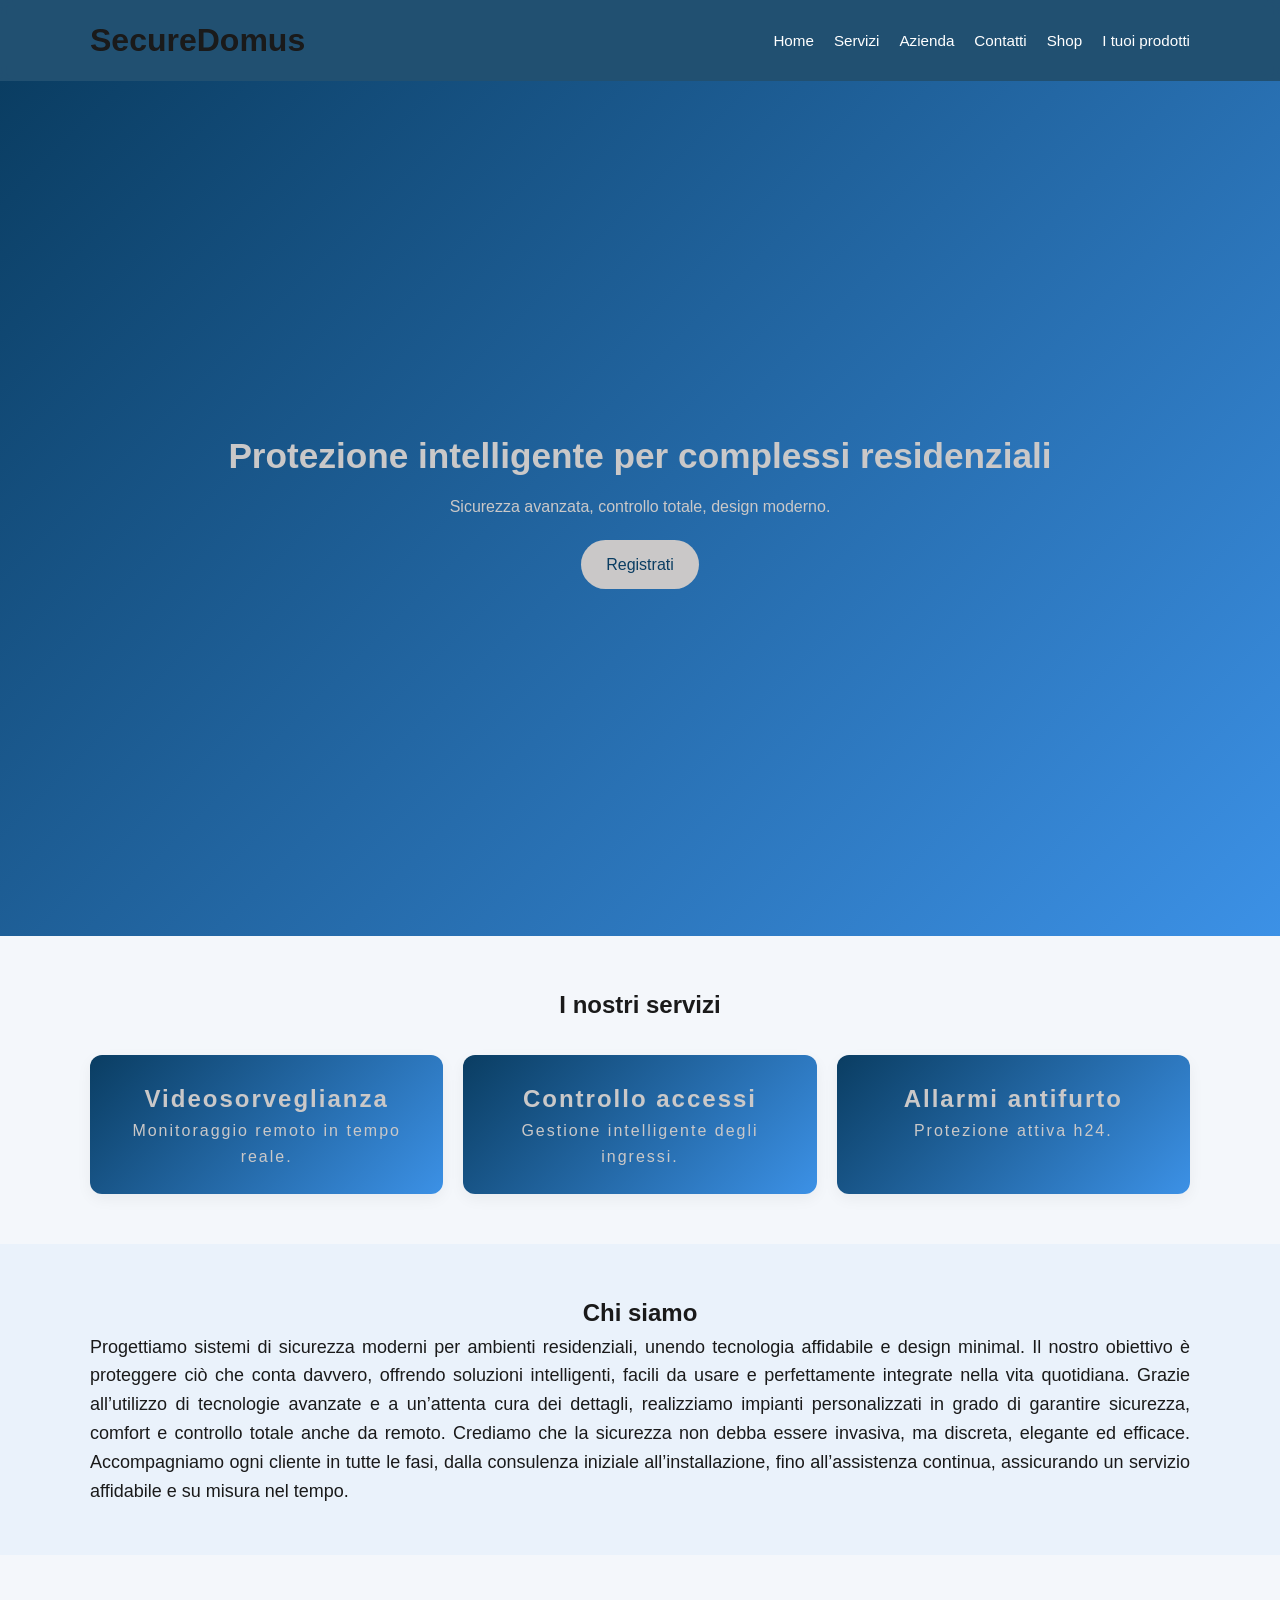
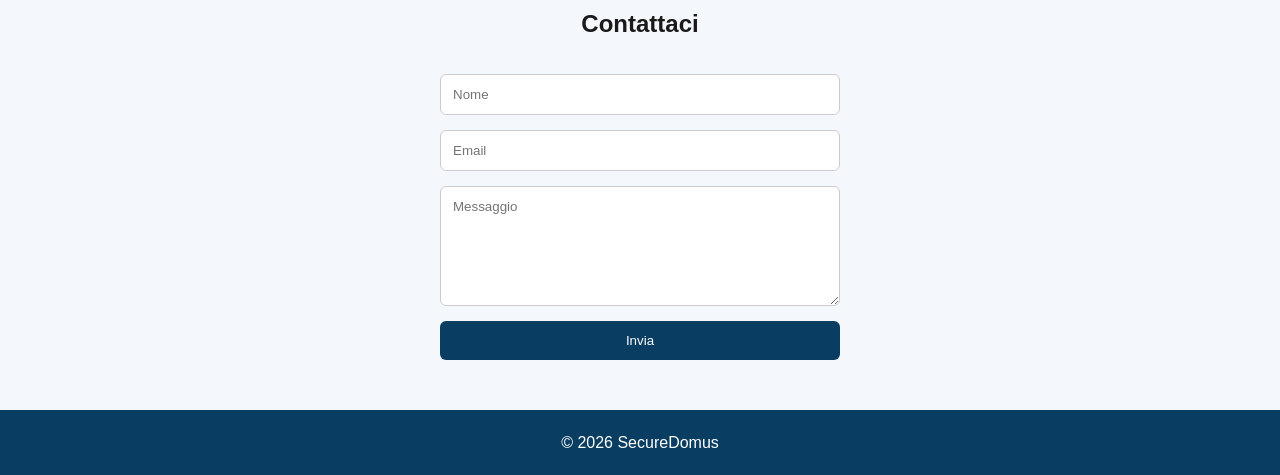
<file: progetto_info/index.html>
<!-- index.html -->
<!DOCTYPE html>
<html lang="it">

<head>
    <meta charset="UTF-8" />
    <meta name="viewport" content="width=device-width, initial-scale=1.0" />
    <title>SecureDomus - Sistemi di Sicurezza</title>
    <link rel="stylesheet" href="css/index.css" />
</head>

<body>
    <header class="navbar">
        <div class="container nav-content">
            <h1 class="logo">SecureDomus</h1>
            <nav>
                <ul>
                    <li><a href="#home">Home</a></li>
                    <li><a href="#servizi">Servizi</a></li>
                    <li><a href="#azienda">Azienda</a></li>
                    <li><a href="#contatti">Contatti</a></li>
                    <li><a href="shop.html">Shop</a></li>
                    <li><a href="prodotti.html">I tuoi prodotti</a></li>
                </ul>
            </nav>
        </div>
    </header>

    <section id="home" class="hero">
        <div class="container hero-content">
            <h2>Protezione intelligente per complessi residenziali</h2>
            <p>Sicurezza avanzata, controllo totale, design moderno.</p>
            <a href="register.html" class="btn">Registrati</a>
        </div>
    </section>

    <section id="servizi" class="section">
        <div class="container">
            <h2>I nostri servizi</h2>
            <div class="cards">
                <div class="card">
                    <h3>Videosorveglianza</h3>
                    <p>Monitoraggio remoto in tempo reale.</p>
                </div>
                <div class="card">
                    <h3>Controllo accessi</h3>
                    <p>Gestione intelligente degli ingressi.</p>
                </div>
                <div class="card">
                    <h3>Allarmi antifurto</h3>
                    <p>Protezione attiva h24.</p>
                </div>
            </div>
        </div>
    </section>

    <section id="azienda" class="section alt">
        <div class="container">
            <h2>Chi siamo</h2>
            <p>
                Progettiamo sistemi di sicurezza moderni per ambienti residenziali, unendo tecnologia affidabile e design minimal. Il nostro obiettivo è proteggere ciò che conta davvero, offrendo soluzioni intelligenti, facili da usare e perfettamente integrate nella vita quotidiana.

                Grazie all’utilizzo di tecnologie avanzate e a un’attenta cura dei dettagli, realizziamo impianti personalizzati in grado di garantire sicurezza, comfort e controllo totale anche da remoto. Crediamo che la sicurezza non debba essere invasiva, ma discreta, elegante ed efficace.

                Accompagniamo ogni cliente in tutte le fasi, dalla consulenza iniziale all’installazione, fino all’assistenza continua, assicurando un servizio affidabile e su misura nel tempo.
            </p>
        </div>
    </section>

    <section id="contatti" class="section">
        <div class="container">
            <h2>Contattaci</h2>
            <form>
                <input type="text" placeholder="Nome" required />
                <input type="email" placeholder="Email" required />
                <textarea placeholder="Messaggio" required></textarea>
                <button type="submit">Invia</button>
            </form>
        </div>
    </section>

    <footer>
        <div class="container">
            <p>© 2026 SecureDomus</p>
        </div>
    </footer>
</body>

</html>
</file>
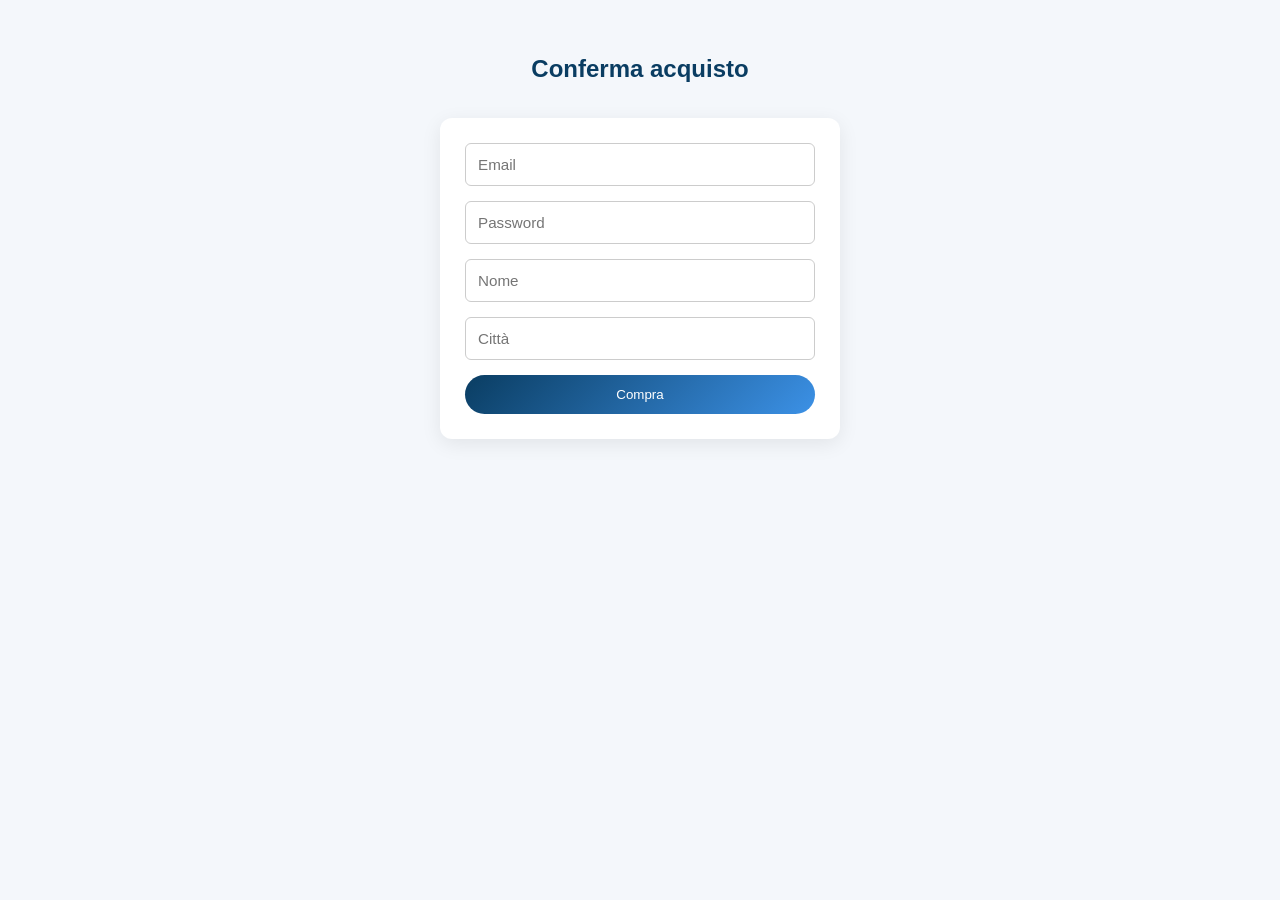
<file: progetto_info/acquista1.html>
<!DOCTYPE html>
<html lang="it">
<head>
    <meta charset="UTF-8">
    <title>Acquisto</title>
    <link rel="stylesheet" href="css/acquista.css">
</head>
<body>

<section class="section">
<div class="container">

<h2>Conferma acquisto</h2>

<form action="php/process.php" method="POST">

    <!-- ID prodotto (lo cambi a mano per ogni prodotto) -->
    <input type="hidden" name="id_catalogo" value="1">
    
    <input type="email" name="email" placeholder="Email" required>
    <input type="password" name="pswrd" placeholder="Password" required>
    <input type="text" name="nome" placeholder="Nome" required>
    <input type="text" name="citta" placeholder="Città" required>

    <button type="submit">Compra</button>

</form>

</div>
</section>

</body>
</html>
</file>
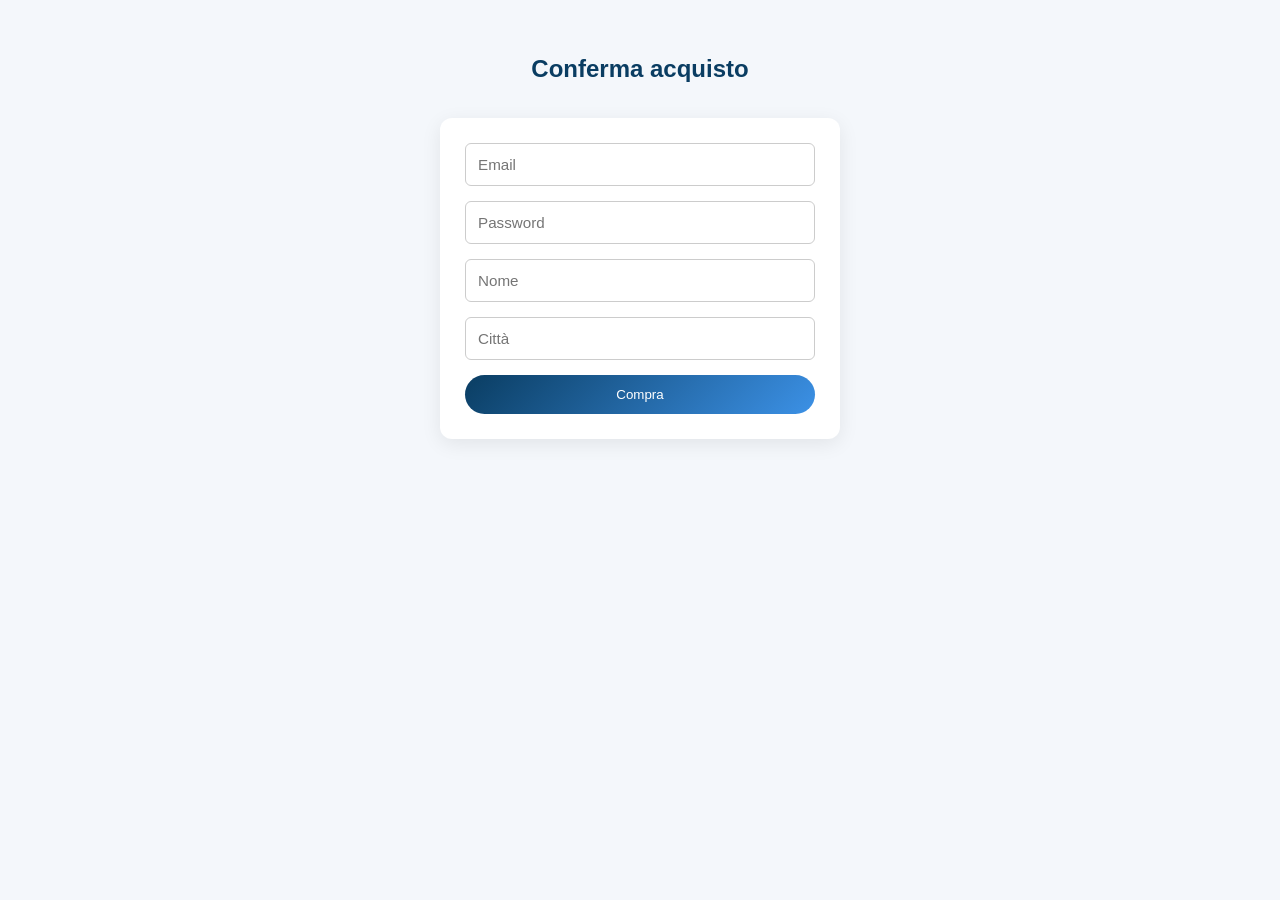
<file: progetto_info/acquista2.html>
<!DOCTYPE html>
<html lang="it">
<head>
    <meta charset="UTF-8">
    <title>Acquisto</title>
    <link rel="stylesheet" href="css/acquista.css">
</head>
<body>

<section class="section">
<div class="container">

<h2>Conferma acquisto</h2>

<form action="php/process.php" method="POST">

    <!-- ID prodotto (lo cambi a mano per ogni prodotto) -->
    <input type="hidden" name="id_catalogo" value="2">
    
    <input type="email" name="email" placeholder="Email" required>
    <input type="password" name="pswrd" placeholder="Password" required>
    <input type="text" name="nome" placeholder="Nome" required>
    <input type="text" name="citta" placeholder="Città" required>

    <button type="submit">Compra</button>

</form>

</div>
</section>

</body>
</html>
</file>
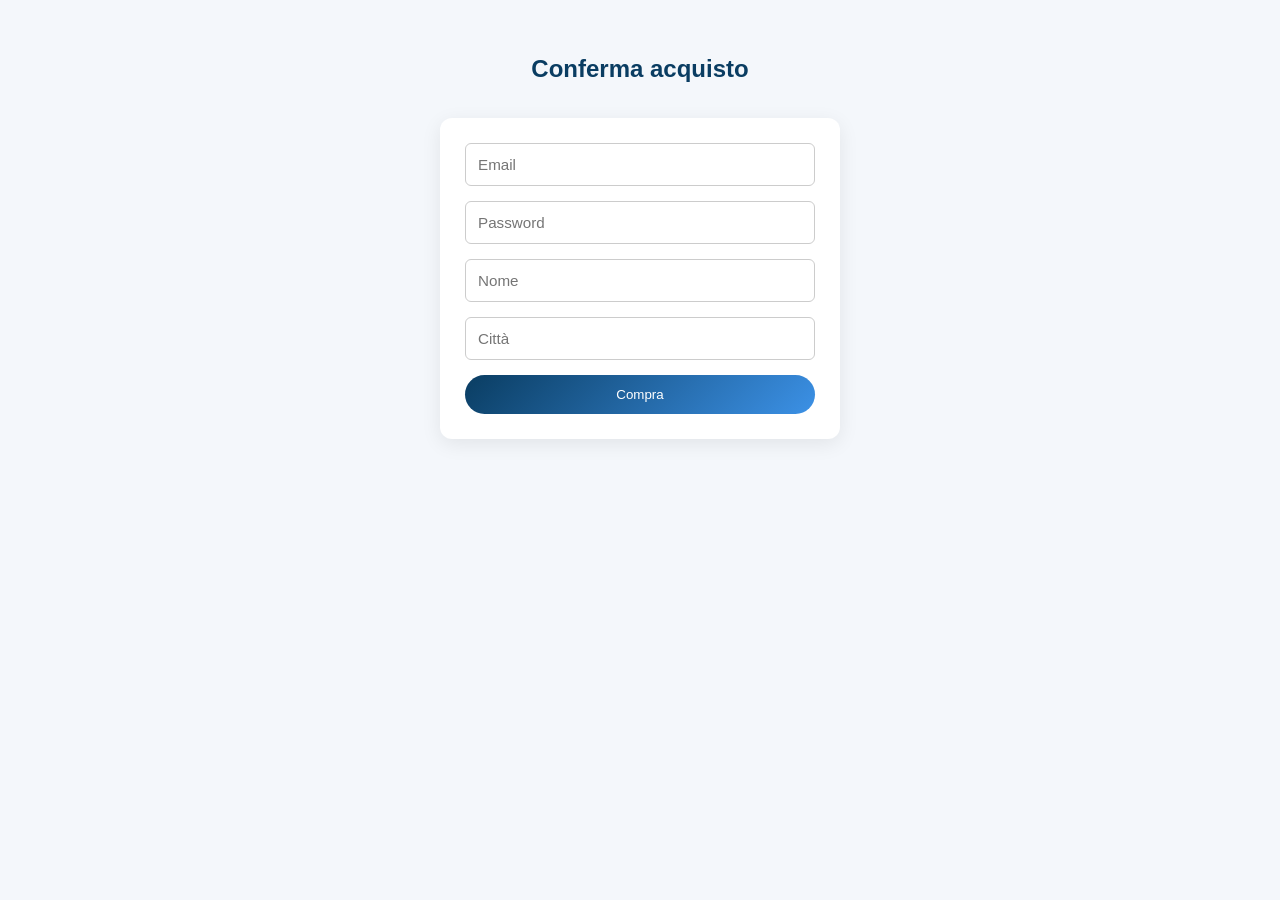
<file: progetto_info/acquista3.html>
<!DOCTYPE html>
<html lang="it">
<head>
    <meta charset="UTF-8">
    <title>Acquisto</title>
    <link rel="stylesheet" href="css/acquista.css">
</head>
<body>

<section class="section">
<div class="container">

<h2>Conferma acquisto</h2>

<form action="php/process.php" method="POST">

    <!-- ID prodotto (lo cambi a mano per ogni prodotto) -->
    <input type="hidden" name="id_catalogo" value="3">
    
    <input type="email" name="email" placeholder="Email" required>
    <input type="password" name="pswrd" placeholder="Password" required>
    <input type="text" name="nome" placeholder="Nome" required>
    <input type="text" name="citta" placeholder="Città" required>

    <button type="submit">Compra</button>

</form>

</div>
</section>

</body>
</html>
</file>
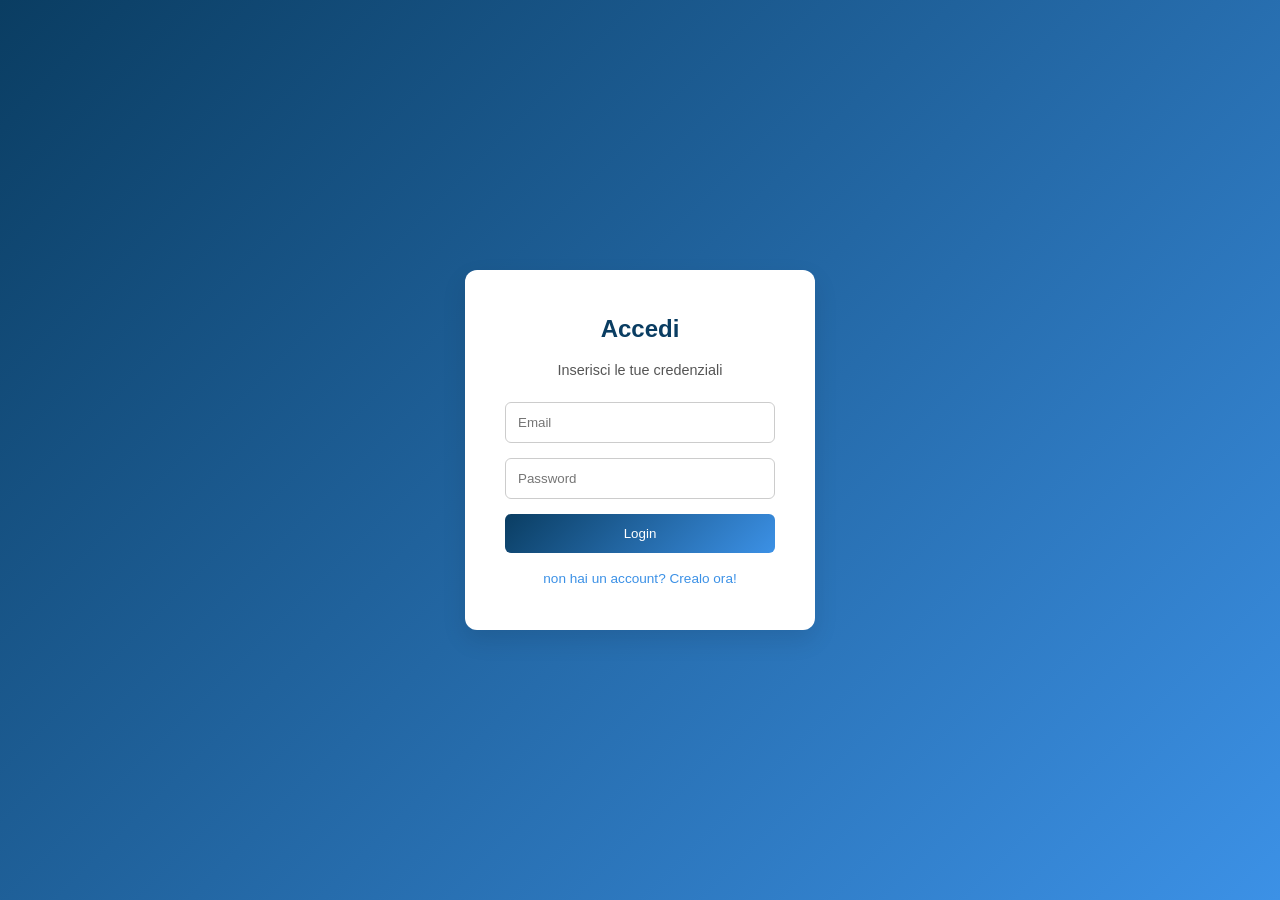
<file: progetto_info/login.html>
<!DOCTYPE html>
<html lang="it">

<head>
    <meta charset="UTF-8">
    <meta name="viewport" content="width=device-width, initial-scale=1.0">
    <title>Login</title>
    <link rel="stylesheet" href="css/login.css">
</head>

<body>

    <div class="login-container">
        <div class="login-box">
            <h2>Accedi</h2>
            <p>Inserisci le tue credenziali</p>

            <form action="php/login.php" method="POST">
                <input type="email" name="email" placeholder="Email" required>
                <input type="password" name="pswrd" placeholder="Password" required>
                <button type="submit">Login</button>
            </form>

            <a href="register.html" class="login-link">non hai un account? Crealo ora!</a>
        </div>
    </div>

</body>

</html>
</file>
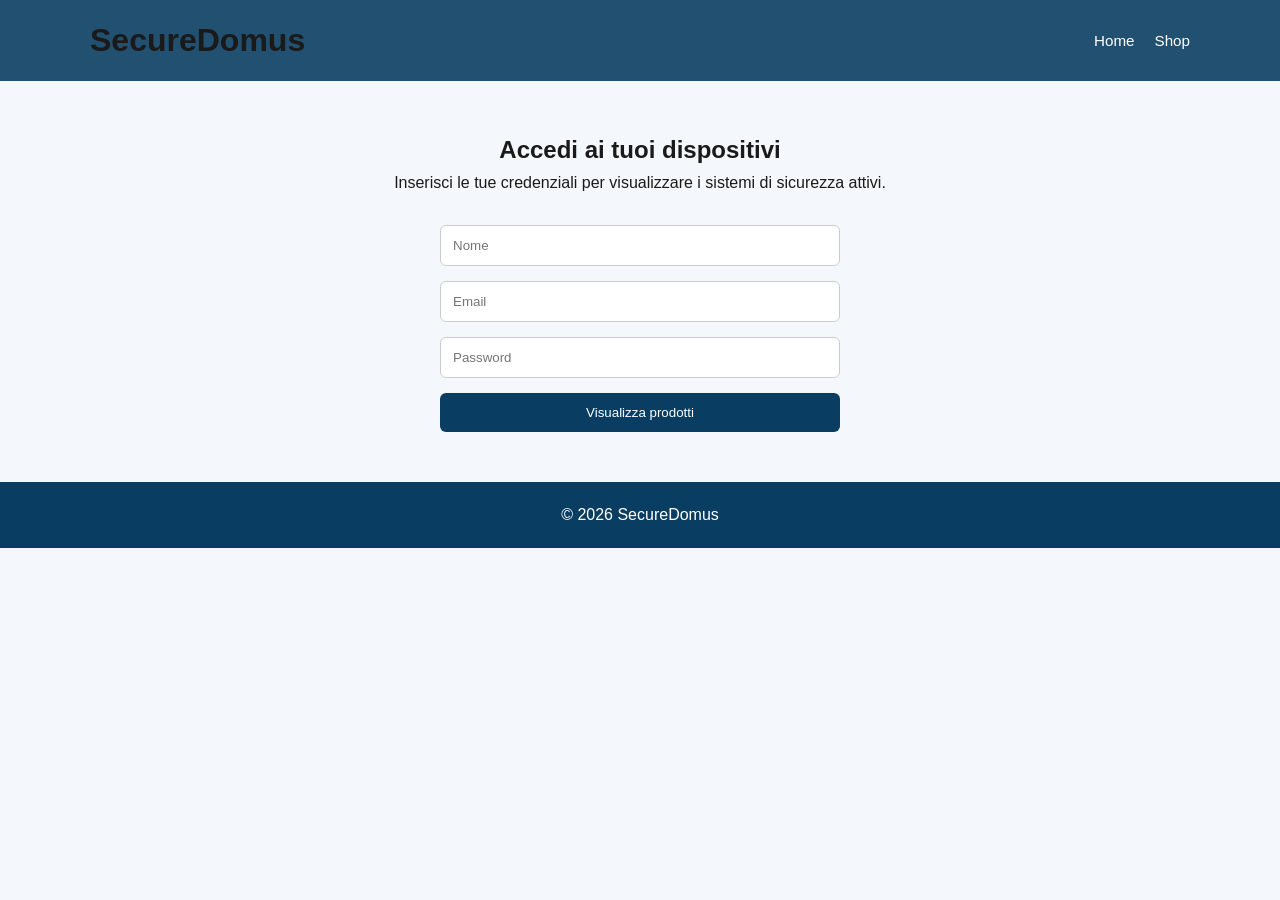
<file: progetto_info/prodotti.html>
<!DOCTYPE html>
<html lang="it">

<head>
    <meta charset="UTF-8">
    <meta name="viewport" content="width=device-width, initial-scale=1.0">
    <title>I tuoi prodotti - SecureDomus</title>

    <link rel="stylesheet" href="css/index.css" />
</head>

<body>

<header class="navbar">
    <div class="container nav-content">
        <h1 class="logo">SecureDomus</h1>
        <nav>
            <ul>
                <li><a href="index.html">Home</a></li>
                <li><a href="shop.html">Shop</a></li>
            </ul>
        </nav>
    </div>
</header>

<section class="section">
    <div class="container">
        <h2>Accedi ai tuoi dispositivi</h2>
        <p>Inserisci le tue credenziali per visualizzare i sistemi di sicurezza attivi.</p>

        <form action="php/prodotti.php" method="POST">
            <input type="text" name="nome" placeholder="Nome" required>
            <input type="email" name="email" placeholder="Email" required>
            <input type="password" name="pswrd" placeholder="Password" required>

            <button type="submit">Visualizza prodotti</button>
        </form>
    </div>
</section>

<footer>
    <div class="container">
        <p>© 2026 SecureDomus</p>
    </div>
</footer>

</body>
</html>
</file>
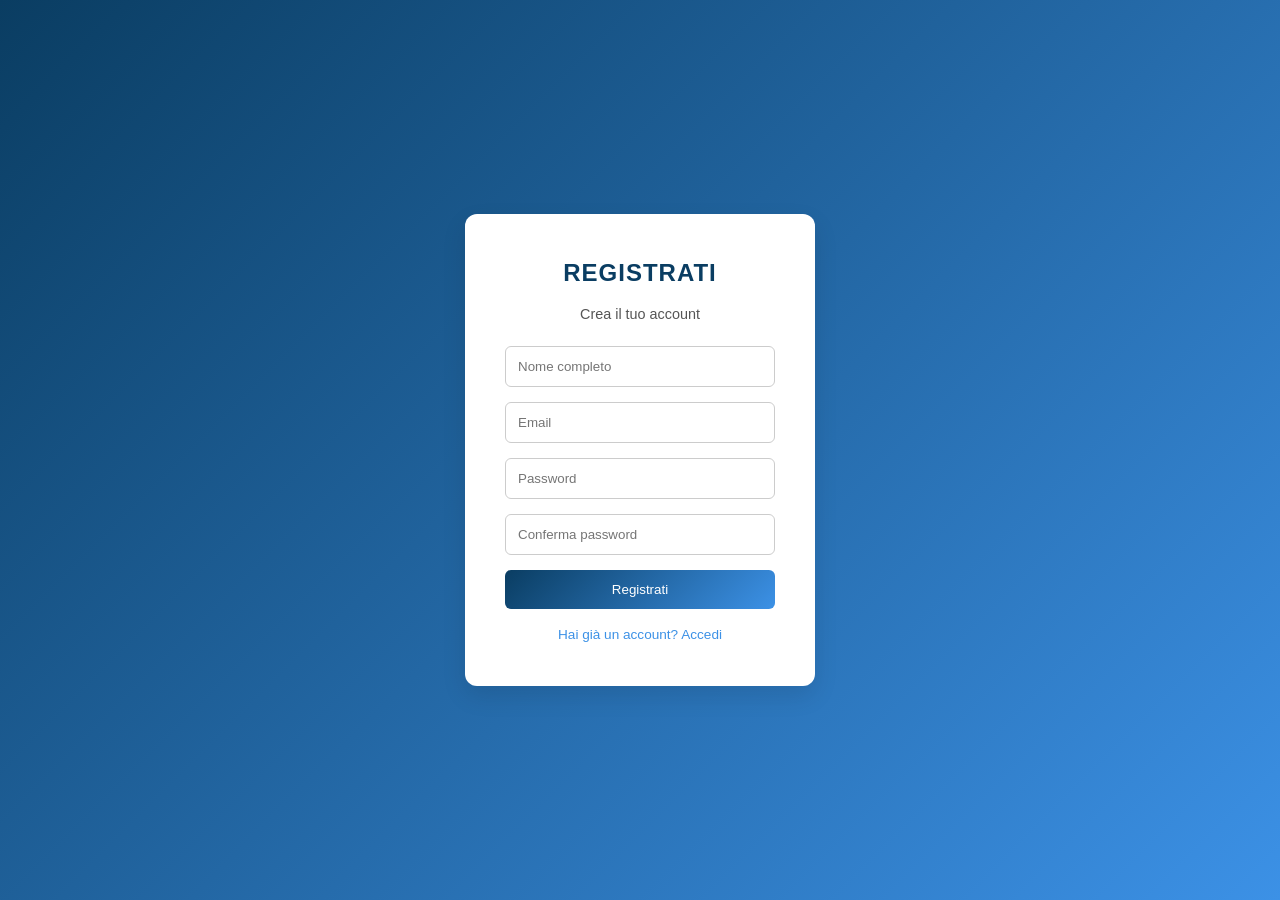
<file: progetto_info/register.html>
<!DOCTYPE html>
<html lang="it">

<head>
    <meta charset="UTF-8">
    <meta name="viewport" content="width=device-width, initial-scale=1.0">
    <title>Registrazione</title>
    <link rel="stylesheet" href="css/login.css">
    <link rel="stylesheet" href="css/universale.css">
</head>

<body>

    <div class="login-container">
        <div class="login-box">
            <h2>Registrati</h2>
            <p>Crea il tuo account</p>

            <form action="php/register.php" method="POST">
                <input type="text" name="nome" placeholder="Nome completo" required>
                <input type="email" name="email" placeholder="Email" required>
                <input type="password" name="pswrd" placeholder="Password" required>
                <input type="password" name="confirm_password" placeholder="Conferma password" required>
                <button type="submit">Registrati</button>
            </form>

            <a href="login.html" class="login-link">Hai già un account? Accedi</a>
        </div>
    </div>

</body>

</html>
</file>
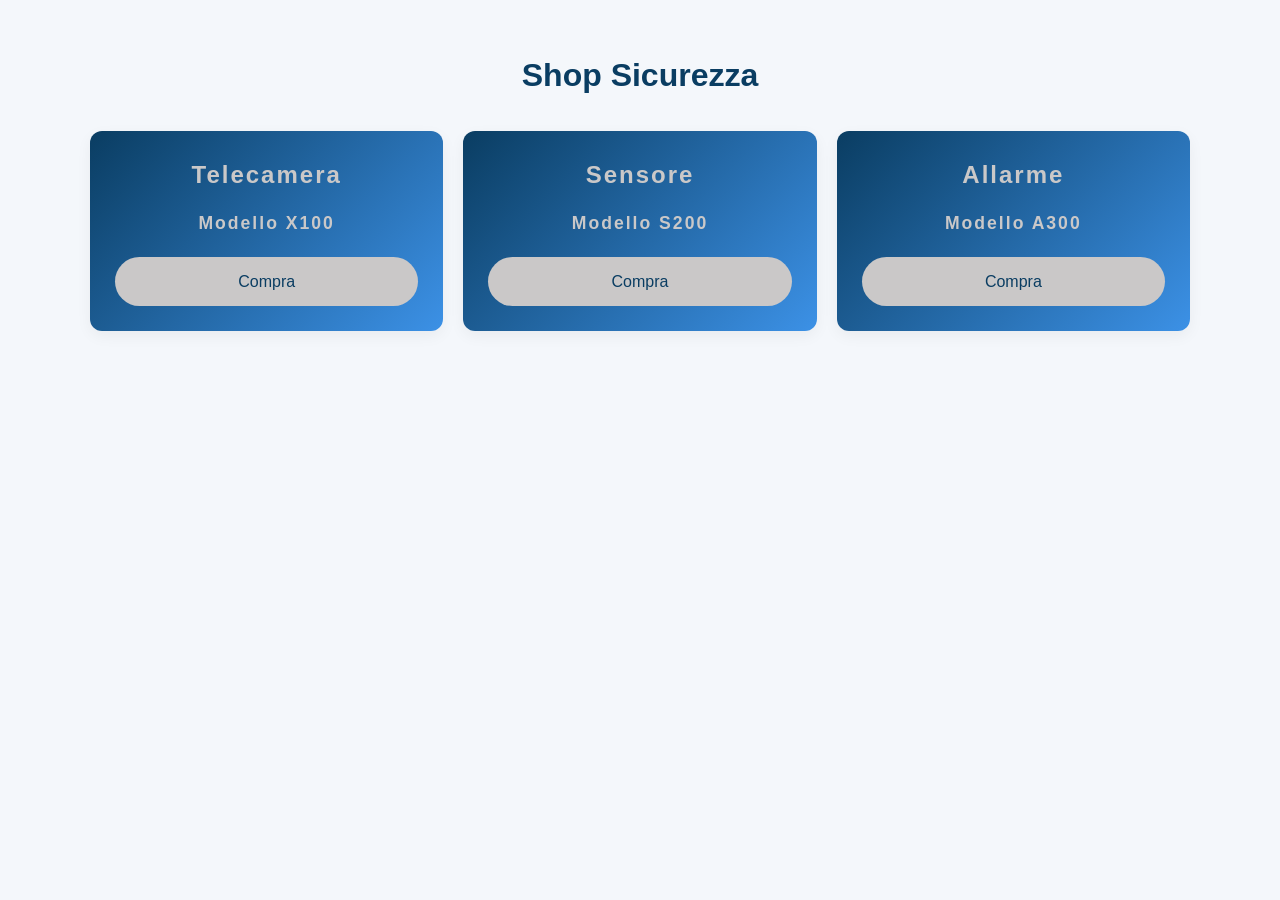
<file: progetto_info/shop.html>
<!DOCTYPE html>
<html lang="it">
<head>
    <meta charset="UTF-8">
    <title>Shop SecureDomus</title>
    <link rel="stylesheet" href="css/shop.css">
</head>
<body>

<section class="section">
    <div class="container">
        <h2>Shop Sicurezza</h2>

        <div class="cards">

            <div class="card">
                <h3>Telecamera</h3>
                <p>Modello X100</p>
                <a class="btn" href="acquista1.html">Compra</a>
            </div>

            <div class="card">
                <h3>Sensore</h3>
                <p>Modello S200</p>
                <a class="btn" href="acquista2.html">Compra</a>
            </div>

            <div class="card">
                <h3>Allarme</h3>
                <p>Modello A300</p>
                <a class="btn" href="acquista3.html">Compra</a>
            </div>

        </div>
    </div>
</section>

</body>
</html>
</file>
<file: progetto_info/css/index.css>
:root {
  --primary: #0a3d62;
  --secondary: #3c91e6;
  --gradient: linear-gradient(135deg, #0a3d62, #3c91e6);
}

* {
  margin: 0;
  padding: 0;
  box-sizing: border-box;
  font-family: 'Gill Sans', 'Gill Sans MT', Calibri, 'Trebuchet MS', sans-serif;
}

body {
  font-family: 'Segoe UI', sans-serif;
  background: #f4f7fb;
  color: #1a1a1a;
  line-height: 1.6;
}

.container {
  width: 90%;
  max-width: 1100px;
  margin: 0 auto;
}

/* NAVBAR */
.navbar {
  position: sticky;
  top: 0;
  background: rgba(10, 61, 98, 0.9);
  backdrop-filter: blur(8px);
  z-index: 1000;
}

.nav-content {
  display: flex;
  justify-content: space-between;
  align-items: center;
  padding: 15px 0;
}

.nav-content ul {
  display: flex;
  gap: 20px;
  list-style: none;
}

.nav-content a {
  color: white;
  text-decoration: none;
  font-size: 0.95rem;
}

/* HERO */
.hero {
  min-height: 95vh;
  display: flex;
  align-items: center;
  justify-content: center;
  text-align: center;
  padding: 60px 0;
  color: white;
  background: var(--gradient);
}

.hero h2 {
  color: rgb(202, 200, 200);
  font-size: 2.2rem;
}

.hero p {
  color: rgb(202, 200, 200);
  margin-top: 10px;
}

.btn {
  display: inline-block;
  margin-top: 20px;
  padding: 12px 25px;
  background: rgb(202, 200, 200);
  color: var(--primary);
  border-radius: 30px;
  text-decoration: none;
}

/* SECTIONS */
.section {
  padding: 50px 0;
  text-align: center;
}

.section.alt {
  background: #eaf2fb;
}

.section.alt p {
  font-size: large;
  text-align: justify;
}

/* CARDS */
.cards {
  display: grid;
  grid-template-columns: repeat(3, 1fr);
  gap: 20px;
  margin-top: 30px;
}

.card {
  background: var(--gradient);
  padding: 25px;
  border-radius: 12px;
  box-shadow: 0 5px 15px rgba(0,0,0,0.05);
  transition: transform 0.3s;
}

.card:hover {
  transform: translateY(-5px);
}

.card h3 {
    color: rgb(202, 200, 200);
    font-size: 1.5rem;
    letter-spacing: 2px;
}

.card p {
    color: rgb(202, 200, 200);
    letter-spacing: 2px;
}

/* FORM */
form {
  display: flex;
  flex-direction: column;
  gap: 15px;
  max-width: 400px;
  margin: 30px auto 0;
}

input, textarea {
  padding: 12px;
  border-radius: 6px;
  border: 1px solid #ccc;
  width: 100%;
}

textarea {
  min-height: 120px;
  resize: vertical;
}

button {
  padding: 12px;
  border: none;
  border-radius: 6px;
  background: var(--primary);
  color: white;
  cursor: pointer;
}

/* FOOTER */
footer {
  background: var(--primary);
  color: white;
  text-align: center;
  padding: 20px 0;
}

/* RESPONSIVE */
@media (max-width: 900px) {
  .cards {
    grid-template-columns: repeat(2, 1fr);
  }
}

@media (max-width: 600px) {
  .nav-content {
    flex-direction: column;
    gap: 10px;
  }

  .nav-links {
    flex-direction: column;
    align-items: center;
  }

  .hero h2 {
    font-size: 1.6rem;
  }

  .cards {
    grid-template-columns: 1fr;
  }
}
</file>
<file: progetto_info/css/acquista.css>
/* acquista.css */

@import url('index.css');

/* contenitore centrale */
.container {
    max-width: 500px;
}

/* titolo */
h2 {
    margin-bottom: 20px;
    color: var(--primary);
}

/* box form stile login */
form {
    background: white;
    padding: 25px;
    border-radius: 12px;
    box-shadow: 0 5px 20px rgba(0,0,0,0.08);
}

/* input */
input {
    font-size: 0.95rem;
}

/* bottone */
button {
    background: var(--gradient);
    border-radius: 30px;
    transition: 0.3s;
}

button:hover {
    opacity: 0.9;
}
</file>
<file: progetto_info/css/login.css>
:root {
  --primary: #0a3d62;
  --secondary: #3c91e6;
  --gradient: linear-gradient(135deg, #0a3d62, #3c91e6);
}

* {
  margin: 0;
  padding: 0;
  box-sizing: border-box;
  font-family: 'Gill Sans', 'Gill Sans MT', Calibri, 'Trebuchet MS', sans-serif;
}

body {
  font-family: 'Segoe UI', sans-serif;
  background: #f4f7fb;
  color: #1a1a1a;
  line-height: 1.6;
}

/* LOGIN PAGE */
.login-container {
  min-height: 100vh;
  display: flex;
  align-items: center;
  justify-content: center;
  background: var(--gradient);
}

.login-box {
  background: white;
  padding: 40px;
  border-radius: 12px;
  width: 90%;
  max-width: 350px;
  text-align: center;
  box-shadow: 0 10px 25px rgba(0,0,0,0.1);
}

.login-box h2 {
  color: var(--primary);
  margin-bottom: 10px;
}

.login-box p {
  font-size: 0.9rem;
  margin-bottom: 20px;
  color: #555;
}

.login-box form {
  display: flex;
  flex-direction: column;
  gap: 15px;
}

.login-box input {
  padding: 12px;
  border-radius: 6px;
  border: 1px solid #ccc;
}

.login-box button {
  background: var(--gradient);
  border: none;
  color: white;
  padding: 12px;
  border-radius: 6px;
  cursor: pointer;
  transition: opacity 0.3s;
}

.login-box button:hover {
  opacity: 0.9;
}

.login-link {
  display: block;
  margin-top: 15px;
  font-size: 0.85rem;
  color: var(--secondary);
  text-decoration: none;
}
</file>
<file: progetto_info/css/universale.css>
.login-box h2 {
  color: var(--primary);
  margin-bottom: 10px;
  text-transform: uppercase;
  letter-spacing: 1px;
}

a {
  color: var(--primary);
  text-decoration: none;
}
</file>
<file: progetto_info/css/shop.css>
/* shop.css */

@import url('index.css');

/* titolo shop */
.section h2 {
    margin-bottom: 20px;
    font-size: 2rem;
    color: var(--primary);
}

/* miglioriamo leggermente le card per lo shop */
.card {
    display: flex;
    flex-direction: column;
    justify-content: space-between;
    min-height: 200px;
}

/* prezzo */
.card p:last-of-type {
    margin-top: 10px;
    font-weight: bold;
    font-size: 1.1rem;
}

/* bottone compra */
.card .btn {
    margin-top: 15px;
    text-align: center;
    transition: 0.3s;
}

.card .btn:hover {
    background: white;
    color: var(--primary);
}
</file>
